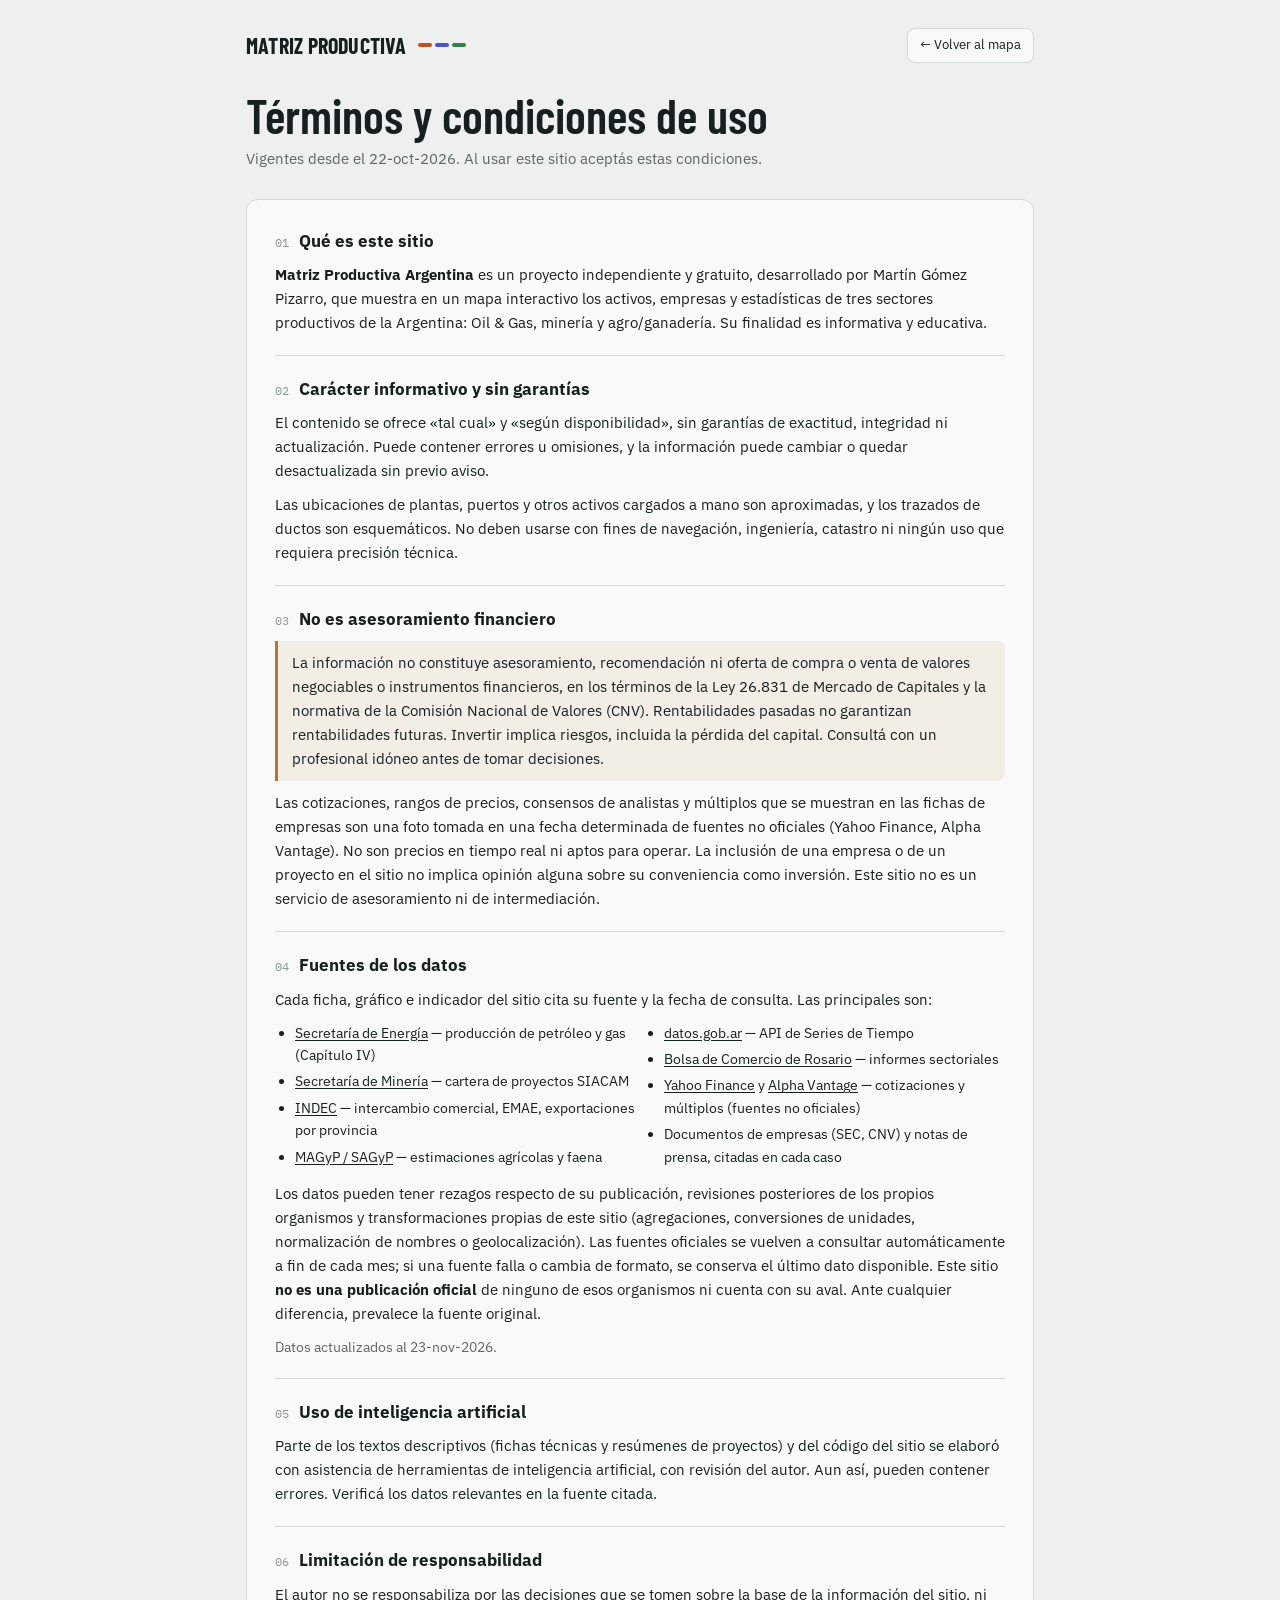
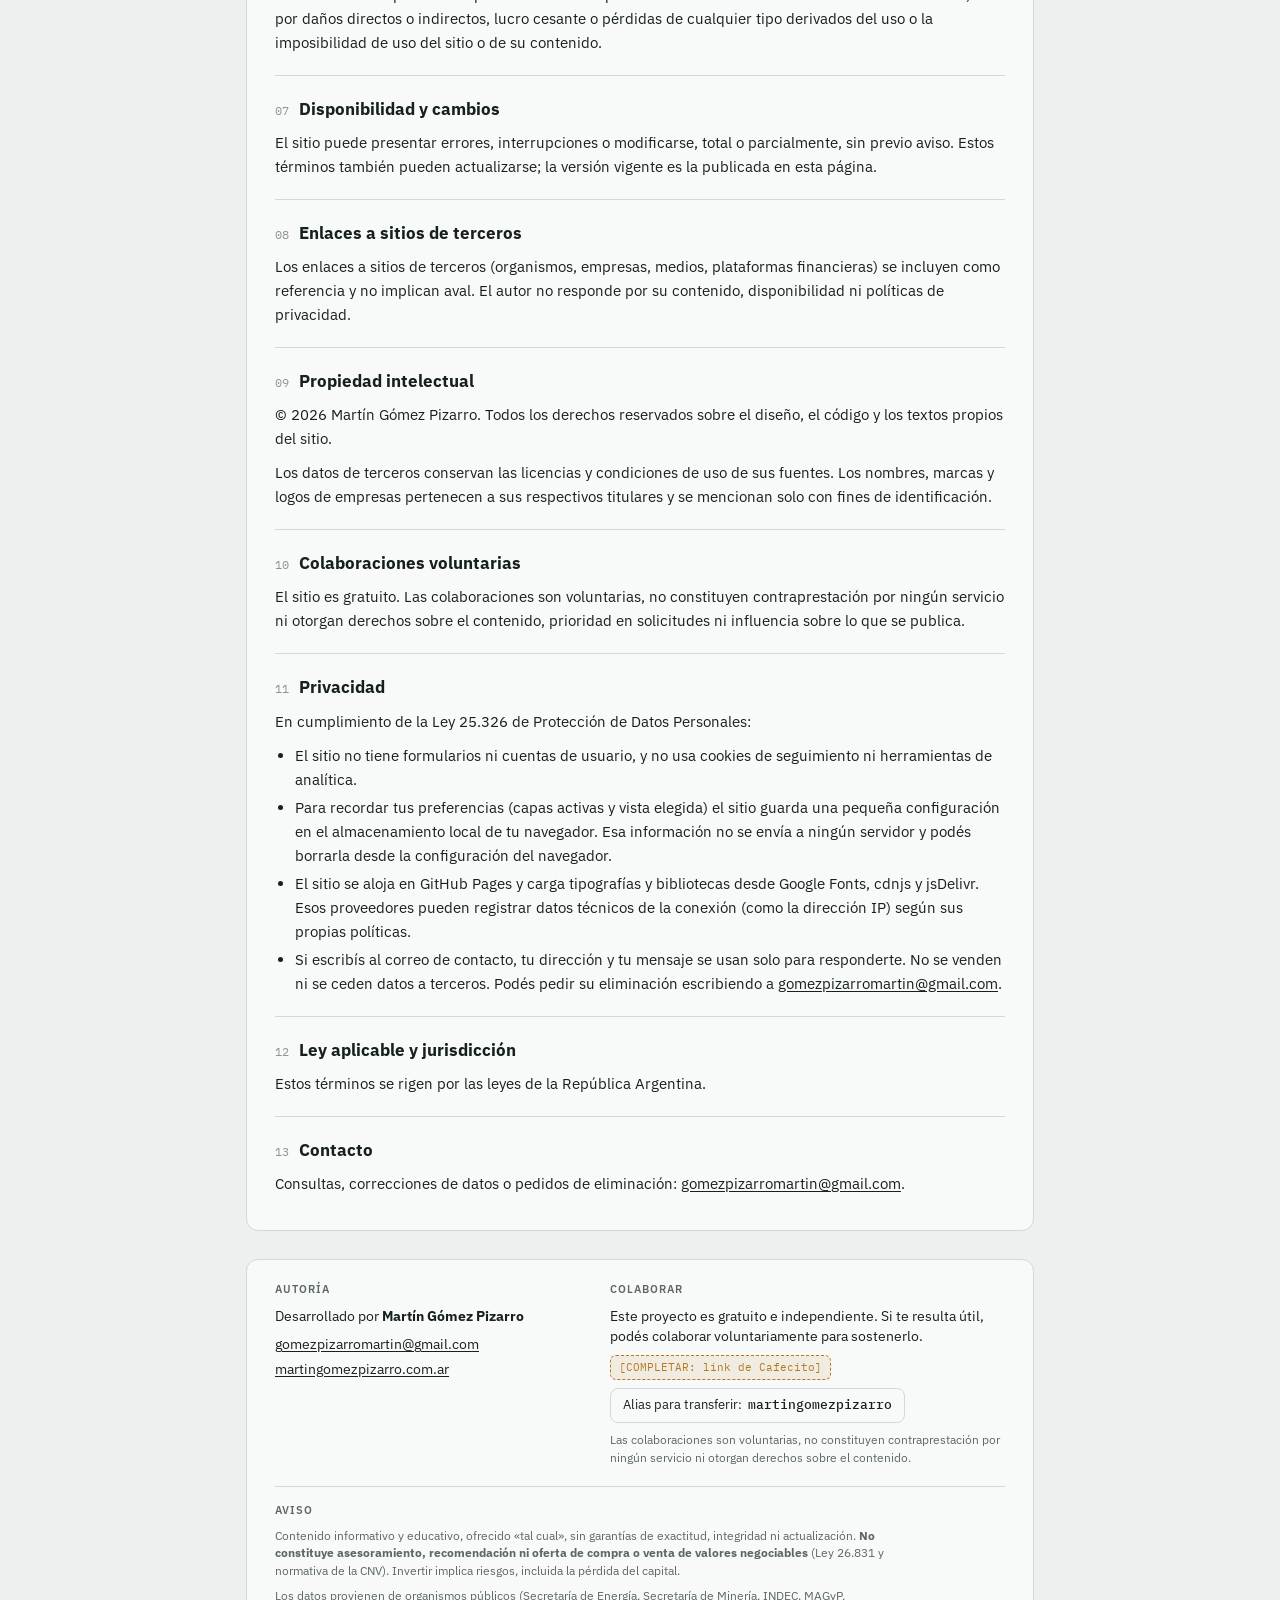
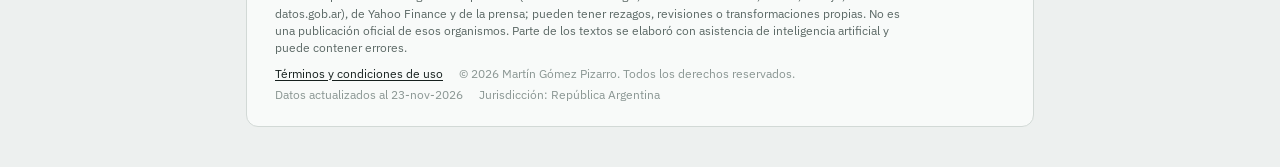
<file: terminos.html>
<!doctype html>
<html lang="es">
<head>
<meta charset="utf-8">
<title>Términos y condiciones de uso · Matriz Productiva Argentina</title>
<meta name="description" content="Términos y condiciones de uso, fuentes de datos y privacidad de Matriz Productiva Argentina.">
<meta name="viewport" content="width=device-width,initial-scale=1,viewport-fit=cover">
<link rel="icon" href="icons/favicon.svg" type="image/svg+xml">
<link rel="icon" href="icons/favicon-32.png" sizes="32x32" type="image/png">
<link rel="apple-touch-icon" href="icons/apple-touch-icon.png">
<meta name="theme-color" content="#06182B">
<link rel="preconnect" href="https://fonts.googleapis.com">
<link rel="preconnect" href="https://fonts.gstatic.com" crossorigin>
<link rel="stylesheet" href="https://fonts.googleapis.com/css2?family=Barlow+Condensed:wght@500;600;700&family=IBM+Plex+Sans:wght@400;500;600&family=IBM+Plex+Mono:wght@400;500&display=swap">
<link rel="stylesheet" href="css/pie.css">
<style>
:root{
  --bg:#EDF0EF; --panel:#F8FAF9; --ink:#16201E; --muted:#5B6865; --faint:#8A9693; --line:#D2D9D6;
  --og:#C2501C; --mi:#4C55C8; --ag:#2E8540; --con:#B7791F;
  --shadow:0 8px 28px rgba(18,30,28,.14);
  --f-display:"Barlow Condensed","Arial Narrow",Arial,sans-serif;
  --f-body:"IBM Plex Sans",system-ui,-apple-system,"Segoe UI",sans-serif;
  --f-mono:"IBM Plex Mono",ui-monospace,Menlo,Consolas,monospace;
  color-scheme:light;
}
@media (prefers-color-scheme: dark){ :root:not([data-theme="light"]){
  --bg:#0F1514; --panel:#151C1B; --ink:#E4EBE8; --muted:#97A5A1; --faint:#6E7B78; --line:#28322F;
  --og:#E0682F; --mi:#7B83EA; --ag:#47A856; --con:#E0A548; --shadow:0 10px 30px rgba(0,0,0,.5); color-scheme:dark }}
:root[data-theme="dark"]{
  --bg:#0F1514; --panel:#151C1B; --ink:#E4EBE8; --muted:#97A5A1; --faint:#6E7B78; --line:#28322F;
  --og:#E0682F; --mi:#7B83EA; --ag:#47A856; --con:#E0A548; --shadow:0 10px 30px rgba(0,0,0,.5); color-scheme:dark }
*{box-sizing:border-box}
body{margin:0;background:var(--bg);color:var(--ink);font:15px/1.6 var(--f-body)}
a{color:var(--ink);text-underline-offset:2px}
:focus-visible{outline:2px solid var(--ink);outline-offset:2px}
.wrap{max-width:820px;margin:0 auto;padding:28px 16px 40px}
.top{display:flex;align-items:center;gap:12px;flex-wrap:wrap;margin-bottom:28px}
.top .brand{font-family:var(--f-display);font-weight:700;font-size:22px;text-transform:uppercase;letter-spacing:.01em;text-decoration:none;line-height:1}
.top .stripe{display:flex;gap:3px}.top .stripe i{width:14px;height:4px;border-radius:2px}
.top .back{margin-left:auto;font-size:13px;text-decoration:none;border:1px solid var(--line);border-radius:8px;padding:6px 12px;background:var(--panel)}
.top .back:hover{border-color:var(--ink)}
h1{font-family:var(--f-display);font-weight:600;font-size:clamp(34px,6vw,48px);line-height:1;margin:0 0 8px;text-wrap:balance}
.lead{color:var(--muted);margin:0 0 28px}
article{background:var(--panel);border:1px solid var(--line);border-radius:12px;padding:8px 28px 24px}
article section{padding-top:20px}
article section+section{border-top:1px solid var(--line);margin-top:20px}
h2{font-size:17px;margin:0 0 8px;display:flex;gap:10px;align-items:baseline}
h2 span{font-family:var(--f-mono);font-size:12px;color:var(--faint);font-weight:400}
p,ul{margin:0 0 10px}
ul{padding-left:20px}
li{margin-bottom:4px}
.box{border-left:3px solid var(--con);background:color-mix(in srgb,var(--con) 9%,var(--panel));padding:10px 14px;border-radius:0 8px 8px 0}
.src{columns:2;column-gap:28px;font-size:14px}
.src li{break-inside:avoid}
.muted{color:var(--muted);font-size:14px}
footer.pie{margin-top:28px;background:var(--panel);border:1px solid var(--line);border-radius:12px;padding:22px 28px}
@media (max-width:640px){ article,footer.pie{padding-inline:18px} .src{columns:1} }
</style>
</head>
<body>
<div class="wrap">
  <header class="top">
    <a class="brand" href="./">Matriz Productiva</a>
    <span class="stripe" aria-hidden="true"><i style="background:var(--og)"></i><i style="background:var(--mi)"></i><i style="background:var(--ag)"></i></span>
    <a class="back" href="./">← Volver al mapa</a>
  </header>

  <h1>Términos y condiciones de uso</h1>
  <p class="lead">Vigentes desde el <span data-s="vigencia"></span>. Al usar este sitio aceptás estas condiciones.</p>

  <article>
    <section>
      <h2><span>01</span>Qué es este sitio</h2>
      <p><b>Matriz Productiva Argentina</b> es un proyecto independiente y gratuito, desarrollado por <span data-s="autor"></span>, que muestra en un mapa interactivo los activos, empresas y estadísticas de tres sectores productivos de la Argentina: Oil &amp; Gas, minería y agro/ganadería. Su finalidad es informativa y educativa.</p>
    </section>

    <section>
      <h2><span>02</span>Carácter informativo y sin garantías</h2>
      <p>El contenido se ofrece «tal cual» y «según disponibilidad», sin garantías de exactitud, integridad ni actualización. Puede contener errores u omisiones, y la información puede cambiar o quedar desactualizada sin previo aviso.</p>
      <p>Las ubicaciones de plantas, puertos y otros activos cargados a mano son aproximadas, y los trazados de ductos son esquemáticos. No deben usarse con fines de navegación, ingeniería, catastro ni ningún uso que requiera precisión técnica.</p>
    </section>

    <section>
      <h2><span>03</span>No es asesoramiento financiero</h2>
      <p class="box">La información no constituye asesoramiento, recomendación ni oferta de compra o venta de valores negociables o instrumentos financieros, en los términos de la Ley 26.831 de Mercado de Capitales y la normativa de la Comisión Nacional de Valores (CNV). Rentabilidades pasadas no garantizan rentabilidades futuras. Invertir implica riesgos, incluida la pérdida del capital. Consultá con un profesional idóneo antes de tomar decisiones.</p>
      <p>Las cotizaciones, rangos de precios, consensos de analistas y múltiplos que se muestran en las fichas de empresas son una foto tomada en una fecha determinada de fuentes no oficiales (Yahoo Finance, Alpha Vantage). No son precios en tiempo real ni aptos para operar. La inclusión de una empresa o de un proyecto en el sitio no implica opinión alguna sobre su conveniencia como inversión. Este sitio no es un servicio de asesoramiento ni de intermediación.</p>
    </section>

    <section>
      <h2><span>04</span>Fuentes de los datos</h2>
      <p>Cada ficha, gráfico e indicador del sitio cita su fuente y la fecha de consulta. Las principales son:</p>
      <ul class="src">
        <li><a href="http://datos.energia.gob.ar" target="_blank" rel="noopener noreferrer">Secretaría de Energía</a> — producción de petróleo y gas (Capítulo IV)</li>
        <li><a href="https://www.argentina.gob.ar/economia/mineria" target="_blank" rel="noopener noreferrer">Secretaría de Minería</a> — cartera de proyectos SIACAM</li>
        <li><a href="https://www.indec.gob.ar" target="_blank" rel="noopener noreferrer">INDEC</a> — intercambio comercial, EMAE, exportaciones por provincia</li>
        <li><a href="https://datos.magyp.gob.ar" target="_blank" rel="noopener noreferrer">MAGyP / SAGyP</a> — estimaciones agrícolas y faena</li>
        <li><a href="https://datos.gob.ar" target="_blank" rel="noopener noreferrer">datos.gob.ar</a> — API de Series de Tiempo</li>
        <li><a href="https://www.bcr.com.ar" target="_blank" rel="noopener noreferrer">Bolsa de Comercio de Rosario</a> — informes sectoriales</li>
        <li><a href="https://finance.yahoo.com" target="_blank" rel="noopener noreferrer">Yahoo Finance</a> y <a href="https://www.alphavantage.co" target="_blank" rel="noopener noreferrer">Alpha Vantage</a> — cotizaciones y múltiplos (fuentes no oficiales)</li>
        <li>Documentos de empresas (SEC, CNV) y notas de prensa, citadas en cada caso</li>
      </ul>
      <p>Los datos pueden tener rezagos respecto de su publicación, revisiones posteriores de los propios organismos y transformaciones propias de este sitio (agregaciones, conversiones de unidades, normalización de nombres o geolocalización). Las fuentes oficiales se vuelven a consultar automáticamente a fin de cada mes; si una fuente falla o cambia de formato, se conserva el último dato disponible. Este sitio <b>no es una publicación oficial</b> de ninguno de esos organismos ni cuenta con su aval. Ante cualquier diferencia, prevalece la fuente original.</p>
      <p class="muted">Datos actualizados al <span data-s="datos"></span>.</p>
    </section>

    <section>
      <h2><span>05</span>Uso de inteligencia artificial</h2>
      <p>Parte de los textos descriptivos (fichas técnicas y resúmenes de proyectos) y del código del sitio se elaboró con asistencia de herramientas de inteligencia artificial, con revisión del autor. Aun así, pueden contener errores. Verificá los datos relevantes en la fuente citada.</p>
    </section>

    <section>
      <h2><span>06</span>Limitación de responsabilidad</h2>
      <p>El autor no se responsabiliza por las decisiones que se tomen sobre la base de la información del sitio, ni por daños directos o indirectos, lucro cesante o pérdidas de cualquier tipo derivados del uso o la imposibilidad de uso del sitio o de su contenido.</p>
    </section>

    <section>
      <h2><span>07</span>Disponibilidad y cambios</h2>
      <p>El sitio puede presentar errores, interrupciones o modificarse, total o parcialmente, sin previo aviso. Estos términos también pueden actualizarse; la versión vigente es la publicada en esta página.</p>
    </section>

    <section>
      <h2><span>08</span>Enlaces a sitios de terceros</h2>
      <p>Los enlaces a sitios de terceros (organismos, empresas, medios, plataformas financieras) se incluyen como referencia y no implican aval. El autor no responde por su contenido, disponibilidad ni políticas de privacidad.</p>
    </section>

    <section>
      <h2><span>09</span>Propiedad intelectual</h2>
      <p data-s="derechos"></p>
      <p>Los datos de terceros conservan las licencias y condiciones de uso de sus fuentes. Los nombres, marcas y logos de empresas pertenecen a sus respectivos titulares y se mencionan solo con fines de identificación.</p>
    </section>

    <section>
      <h2><span>10</span>Colaboraciones voluntarias</h2>
      <p>El sitio es gratuito. Las colaboraciones son voluntarias, no constituyen contraprestación por ningún servicio ni otorgan derechos sobre el contenido, prioridad en solicitudes ni influencia sobre lo que se publica.</p>
    </section>

    <section>
      <h2><span>11</span>Privacidad</h2>
      <p>En cumplimiento de la Ley 25.326 de Protección de Datos Personales:</p>
      <ul>
        <li>El sitio no tiene formularios ni cuentas de usuario, y no usa cookies de seguimiento ni herramientas de analítica.</li>
        <li>Para recordar tus preferencias (capas activas y vista elegida) el sitio guarda una pequeña configuración en el almacenamiento local de tu navegador. Esa información no se envía a ningún servidor y podés borrarla desde la configuración del navegador.</li>
        <li>El sitio se aloja en GitHub Pages y carga tipografías y bibliotecas desde Google Fonts, cdnjs y jsDelivr. Esos proveedores pueden registrar datos técnicos de la conexión (como la dirección IP) según sus propias políticas.</li>
        <li>Si escribís al correo de contacto, tu dirección y tu mensaje se usan solo para responderte. No se venden ni se ceden datos a terceros. Podés pedir su eliminación escribiendo a <span data-s="mail"></span>.</li>
      </ul>
    </section>

    <section>
      <h2><span>12</span>Ley aplicable y jurisdicción</h2>
      <p>Estos términos se rigen por las leyes de la <span data-s="jurisdiccion"></span>.</p>
    </section>

    <section>
      <h2><span>13</span>Contacto</h2>
      <p>Consultas, correcciones de datos o pedidos de eliminación: <span data-s="mail"></span>.</p>
    </section>
  </article>

  <footer id="pie" data-modo="completo"></footer>
</div>

<script src="data/auto/meta.js"></script>
<script src="js/sitio.config.js"></script>
<script>
// Completa los datos variables desde la configuración centralizada.
(function(){
  const S = window.SITIO, M = ["ene","feb","mar","abr","may","jun","jul","ago","sep","oct","nov","dic"];
  const f = iso => { const [y,m,d] = String(iso).split("-"); return `${+d}-${M[+m-1]}-${y}`; };
  const t = (k, html) => document.querySelectorAll(`[data-s="${k}"]`).forEach(e => e.innerHTML = html);
  const esc = s => String(s).replace(/[&<>"]/g, c => ({"&":"&amp;","<":"&lt;",">":"&gt;",'"':"&quot;"}[c]));
  t("autor", esc(S.autor));
  t("vigencia", f(S.terminosVigencia));
  t("datos", f((typeof META !== "undefined" && META.actualizado) || S.terminosVigencia));
  t("mail", `<a href="mailto:${esc(S.email)}">${esc(S.email)}</a>`);
  t("jurisdiccion", esc(S.jurisdiccion));
  const L = S.licencia;
  t("derechos", L
    ? `El contenido propio del sitio se publica bajo ${esc(L.contenido)} y el código bajo ${esc(L.codigo)}.`
    : `© ${S.anio} ${esc(S.autor)}. Todos los derechos reservados sobre el diseño, el código y los textos propios del sitio.`);
})();
</script>
<script src="js/pie.js"></script>
</body>
</html>
</file>
<file: css/pie.css>
/* Pie de página institucional. Usa los tokens del sitio (--panel, --ink, --muted, --line…). */
.pie{font-family:var(--f-body,system-ui,sans-serif);color:var(--muted,#5B6865);font-size:12px;line-height:1.45}
.pie a{color:var(--ink,#16201E);text-underline-offset:2px}
.pie a:hover{text-decoration-thickness:2px}
.pie-pend{display:inline-block;font-family:var(--f-mono,monospace);font-size:11px;color:var(--con,#B7791F);border:1px dashed currentColor;border-radius:6px;padding:4px 8px;background:color-mix(in srgb,var(--con,#B7791F) 10%,transparent)}

/* --- Barra compacta (tablero de una pantalla) --- */
.pie-compacto{grid-column:1/-1;display:flex;align-items:center;flex-wrap:wrap;gap:4px 14px;padding:0 2px;min-width:0}
.pie-compacto .pie-autor{color:var(--ink,#16201E);white-space:nowrap}
.pie-compacto .pie-autor a{text-decoration:none;font-weight:500}
.pie-compacto .pie-autor a:hover{text-decoration:underline}
.pie-ico{text-decoration:none;font-size:13px;line-height:1;margin-left:-6px}
.pie-aviso{min-width:0}
.pie-acc{display:inline-flex;align-items:center;gap:2px;margin-left:auto}
.pie-acc a,.pie-acc button{border:0;background:none;font:inherit;color:var(--ink,#16201E);cursor:pointer;padding:3px 8px;border-radius:6px;text-decoration:none}
.pie-acc a:hover,.pie-acc button:hover{background:var(--panel,#F8FAF9);box-shadow:inset 0 0 0 1px var(--line,#D2D9D6)}
.pie-acc [data-pie="colaborar"]{font-weight:600}
.pie-fecha{white-space:nowrap;font-family:var(--f-mono,monospace);font-size:11px;color:var(--faint,#8A9693)}
@media (max-width:860px){
  .pie-compacto{gap:2px 8px}
  .pie-aviso{order:5;flex-basis:100%;font-size:11px}
  .pie-fecha{display:none}
  .pie-pre{display:none}
  .pie-acc{margin-left:auto}
  .pie-acc a,.pie-acc button{padding:4px 5px}
}

/* --- Bloque completo (ventana «Acerca de» y páginas con scroll) --- */
.pie-completo .pie-grid{display:grid;grid-template-columns:minmax(0,1fr) minmax(0,1.3fr);gap:20px 32px}
.pie-col{display:flex;flex-direction:column;gap:8px;min-width:0}
.pie-col p{margin:0}
.pie-wide{grid-column:1/-1;border-top:1px solid var(--line,#D2D9D6);padding-top:16px}
.pie-eye{margin:0;font-size:11px;font-weight:600;letter-spacing:.09em;text-transform:uppercase;color:var(--muted,#5B6865)}
.pie-completo .pie-col>p:not(.pie-fine){font-size:14px;color:var(--ink,#16201E)}
.pie-links{display:flex;flex-direction:column;gap:4px}
.pie-btns{display:flex;flex-wrap:wrap;gap:8px}
.pie-btn{display:inline-flex;align-items:center;gap:6px;border:1px solid var(--line,#D2D9D6);border-radius:8px;padding:7px 12px;font-size:13px;font-weight:500;text-decoration:none;background:var(--panel,#F8FAF9)}
.pie-btn:hover{border-color:var(--ink,#16201E)}
.pie-btn-pri{background:var(--ink,#16201E);color:var(--bg,#EDF0EF)!important;border-color:var(--ink,#16201E)}
.pie-btn-pri:hover{opacity:.9}
.pie-alias b{font-family:var(--f-mono,monospace);font-weight:500}
.pie-alias{cursor:copy;font:inherit;font-size:13px;color:var(--ink,#16201E)}
.pie-alias small{font-size:11px;color:var(--op,#2E8540);font-weight:600}
.pie-alias small:empty{display:none}
.pie-fine{font-size:12px;max-width:90ch}
.pie-meta{display:flex;flex-wrap:wrap;gap:4px 16px;color:var(--faint,#8A9693)}
@media (max-width:640px){ .pie-completo .pie-grid{grid-template-columns:1fr} }

/* --- Ventana --- */
.pie-dlg{width:min(720px,calc(100% - 32px));max-height:calc(100% - 48px);padding:0;border:1px solid var(--line,#D2D9D6);border-radius:12px;background:var(--panel,#F8FAF9);color:var(--ink,#16201E);box-shadow:var(--shadow,0 8px 28px rgba(0,0,0,.2));overflow:auto}
.pie-dlg::backdrop{background:rgba(10,16,15,.45)}
.pie-dlg[open]{animation:pieIn .35s cubic-bezier(.16,1,.3,1) both}
@keyframes pieIn{from{opacity:0;transform:translateY(12px)}to{opacity:1;transform:none}}
.pie-dlg-h{position:sticky;top:0;display:flex;align-items:center;gap:12px;padding:16px 20px 12px;background:var(--panel,#F8FAF9);border-bottom:1px solid var(--line,#D2D9D6);z-index:1}
.pie-dlg-h h2{margin:0;font-family:var(--f-display,sans-serif);font-size:24px;font-weight:600;text-transform:uppercase;letter-spacing:.02em;line-height:1}
.pie-x{margin-left:auto;border:0;background:none;width:32px;height:32px;border-radius:6px;font-size:20px;cursor:pointer;color:var(--muted,#5B6865)}
.pie-x:hover{background:var(--bg,#EDF0EF)}
.pie-dlg .pie-completo{padding:18px 20px 20px}
@media (prefers-reduced-motion:reduce){ .pie-dlg[open]{animation:none} }
</file>
